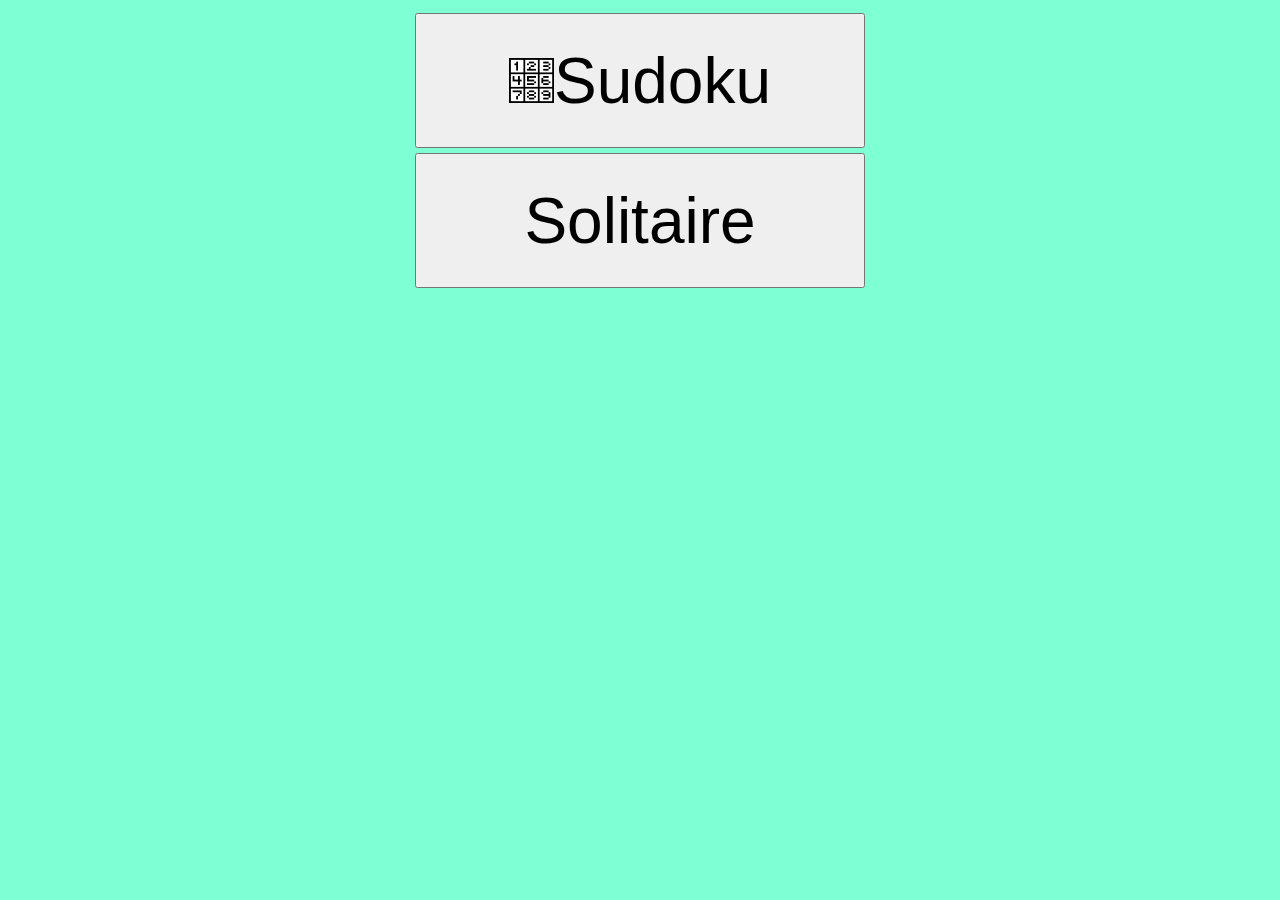
<file: index.html>
<!DOCTYPE html>
<html>
  <head>
    <link rel="stylesheet" href="web.css" />
  </head>
  <body style="background-color: aquamarine">
    <div id="controls">
      <button onclick="document.location='sudoku.html'">
        <img src="sudoku.png" />Sudoku
      </button>
      <button onclick="document.location='solitaire.html'">Solitaire</button>
    </div>
  </body>
</html>
</file>
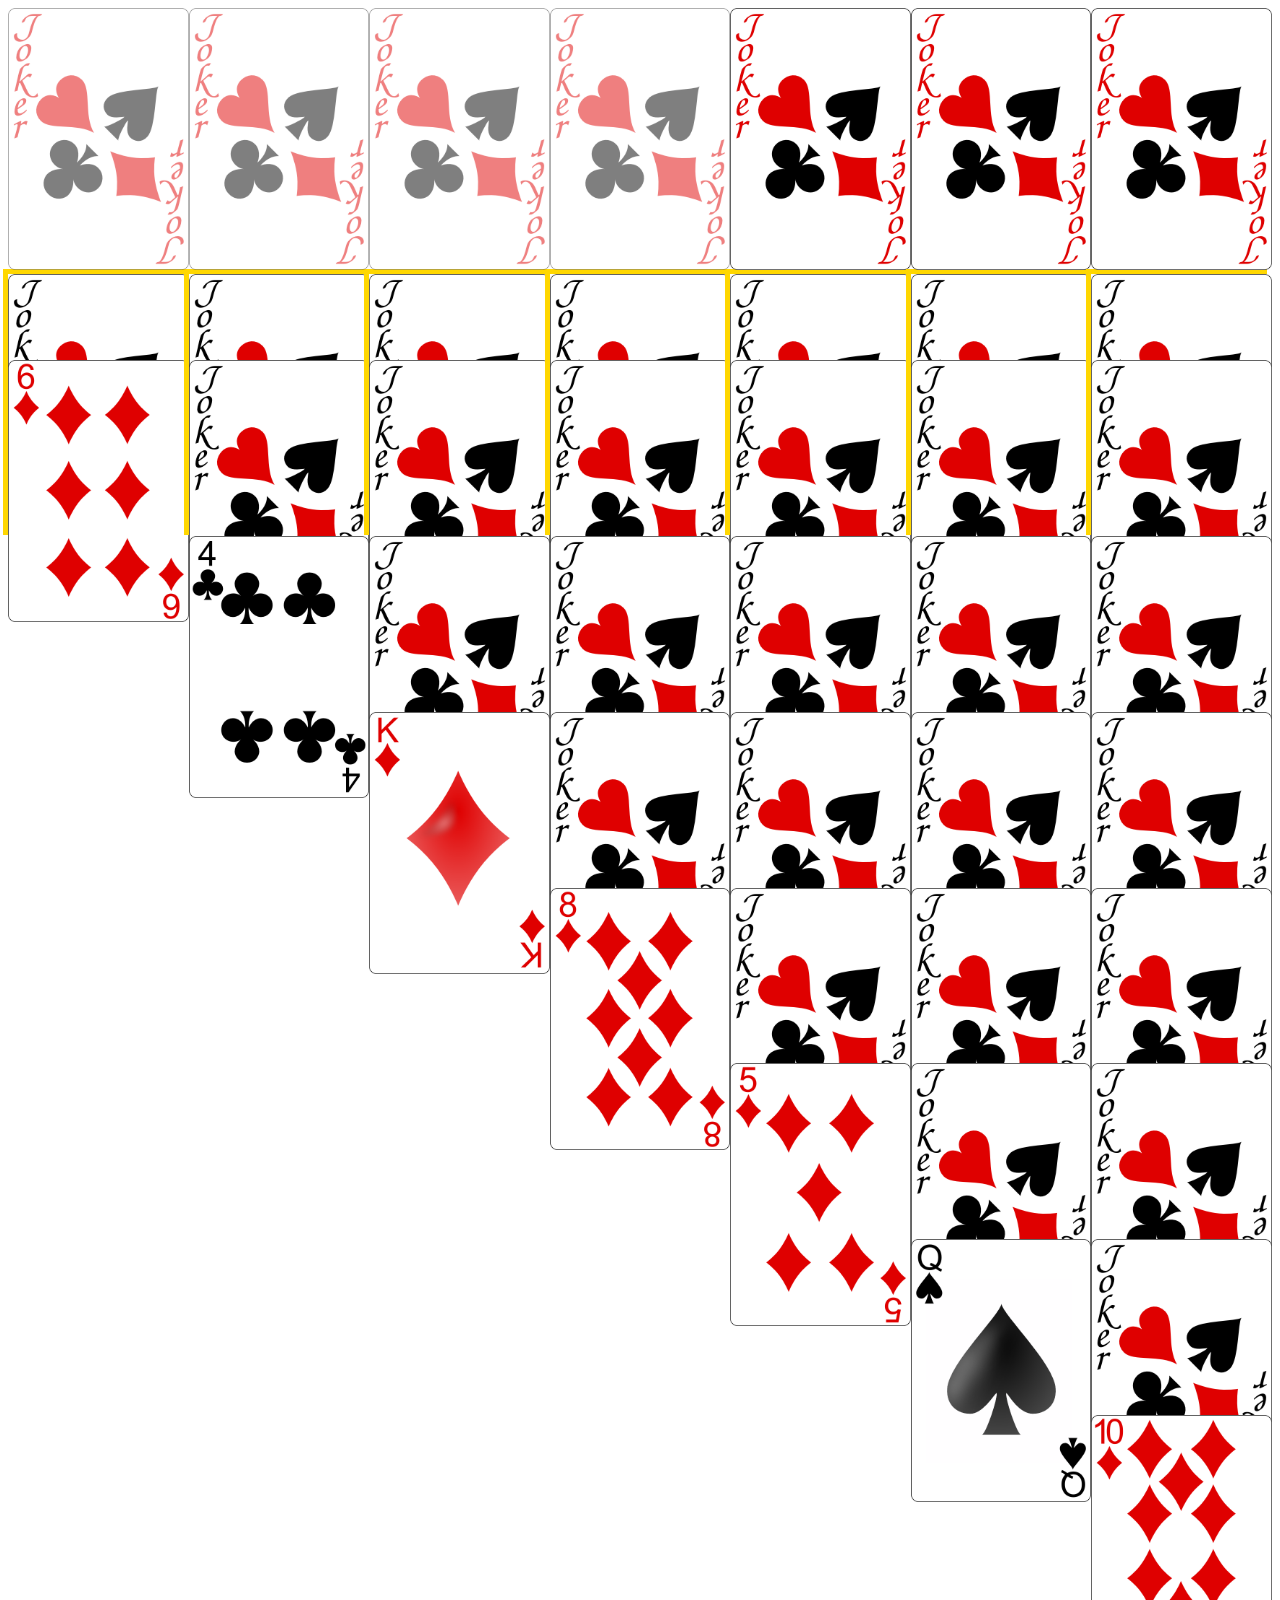
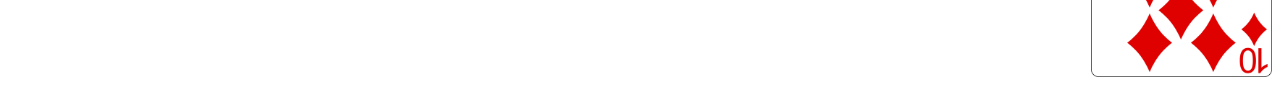
<file: solitaire.html>
<!DOCTYPE html>
<html>
  <head>
    <script src="solitaireJS.js"></script>
    <link rel="stylesheet" href="solitaire.css" />
  </head>
  <body onload="init();">
    <div class="row">
      <div class="column" id="col1">
        <div id="ace1" class="mainRow ace">
          <img src="./PNG-cards-1.3/red_joker.png" />
        </div>
        <!-- 
        <div id="div1" class="boardCard" onclick="Select('div1');">
          <img src="sudoku.png" />
        </div> -->
      </div>
      <div class="column" id="col2">
        <div id="ace1" class="mainRow ace">
          <img src="./PNG-cards-1.3/red_joker.png" />
        </div>
      </div>
      <div class="column" id="col3">
        <div id="ace1" class="mainRow ace">
          <img src="./PNG-cards-1.3/red_joker.png" />
        </div>
      </div>
      <div class="column" id="col4">
        <div id="ace1" class="mainRow ace">
          <img src="./PNG-cards-1.3/red_joker.png" />
        </div>
      </div>
      <div class="column" id="col5">
        <div id="ace1" class="mainRow">
          <img src="./PNG-cards-1.3/red_joker.png" />
        </div>
      </div>
      <div class="column" id="col6">
        <div id="ace1" class="mainRow">
          <img src="./PNG-cards-1.3/red_joker.png" />
        </div>
      </div>
      <div class="column" id="col7">
        <div id="ace1" class="mainRow">
          <img src="./PNG-cards-1.3/red_joker.png" />
        </div>
      </div>
    </div>
  </body>
</html>
</file>
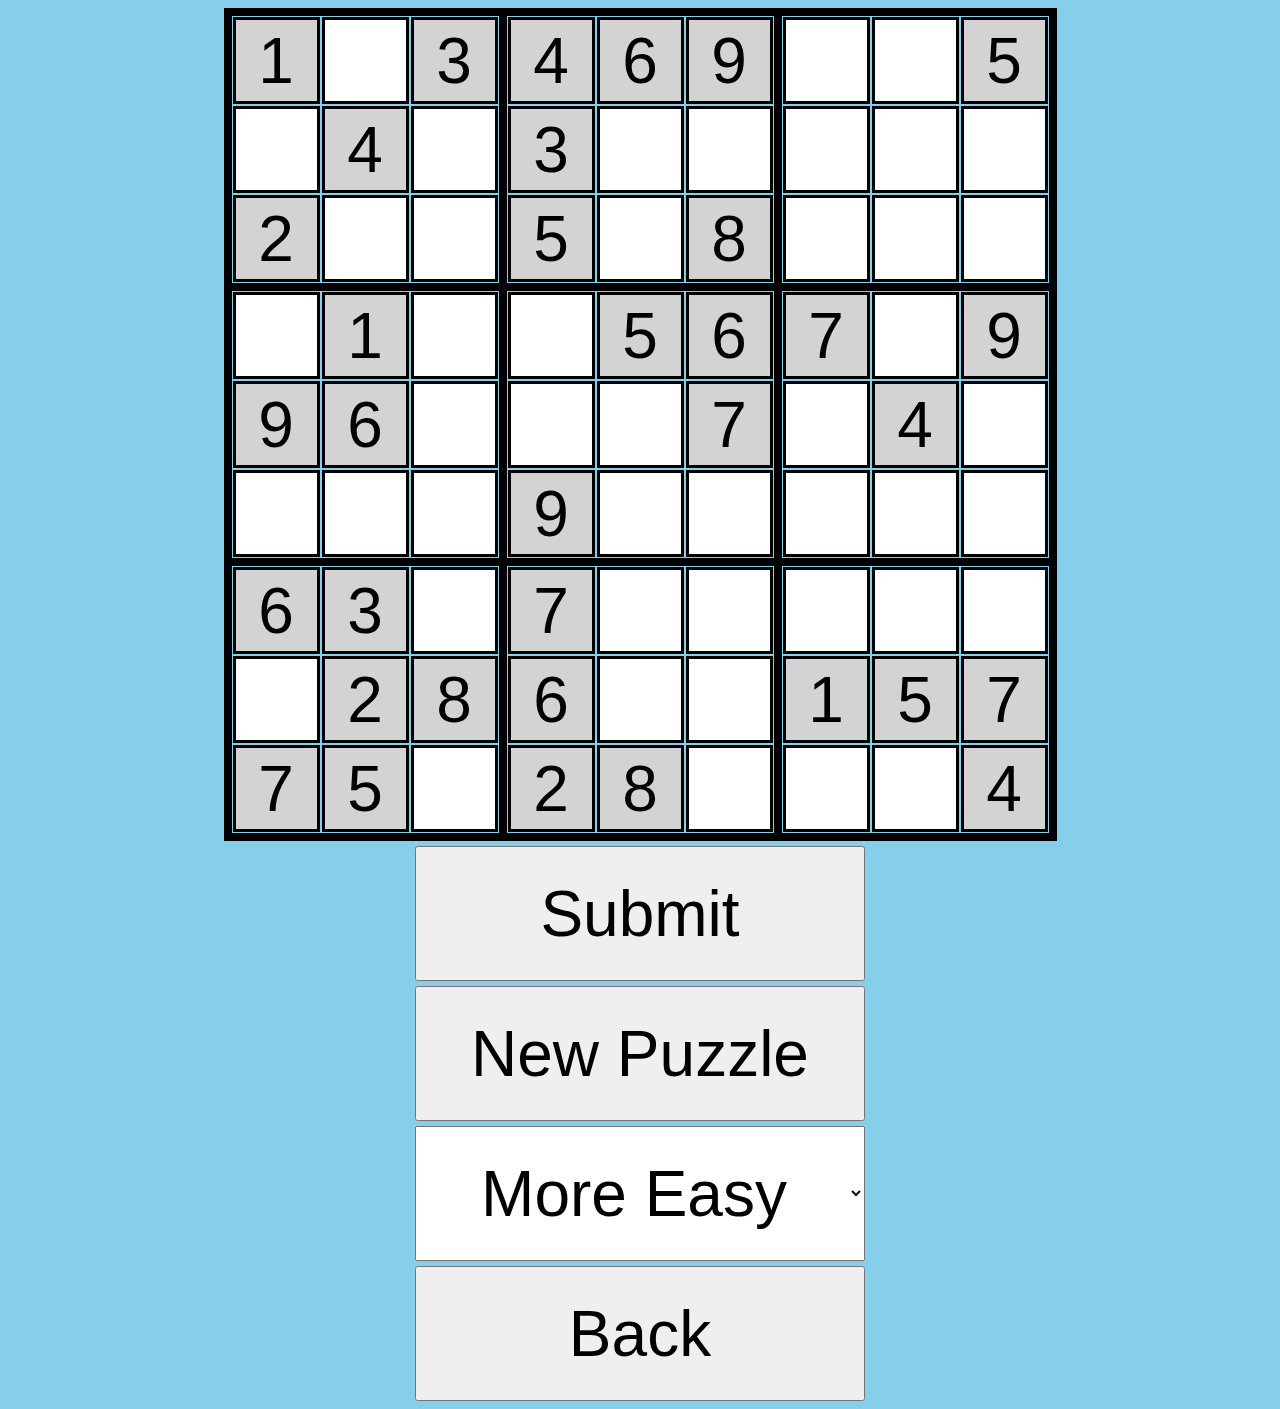
<file: sudoku.html>
<!DOCTYPE html>
<html title="Sudoku">
  <head>
    <meta
      name="viewport"
      content="width=device-width;initial-scale=1.0; maximum-scale=1.0; user-scalable=0;"
    />
    <link rel="stylesheet" href="web.css" />
    <script src="javascript.js"></script>
  </head>
  <body onload="gen();">
    <table id="board" cellspacing="0"></table>
    <div id="controls">
      <button id="submit" onclick="checkResult();">Submit</button
      ><button onclick="gen();">New Puzzle</button>
      <br />
      <select id="difficulty">
        <option value="MoreEasy">More Easy</option>
        <option value="Easy">Easy</option>
        <option value="Medium">Medium</option>
        <option value="Hard">Hard</option>
      </select>
      <button onclick="document.location='index.html'">Back</button>
    </div>
  </body>
</html>
</file>
<file: web.css>
input {
    max-width: 3cm;
    max-height: 3cm;
    width: 9vmin;
    height: 9vmin;
    font-size: 400%;
    text-align: center;
    padding: 0px;
    margin: 0px;
    border: 3px solid;
}

img {
    width: 5vmin;
    height: 5vmin;
}

table {
    border-collapse: collapse;
    border-spacing: 0px;
}

#board, #controls {
    margin: auto;
}

#controls {
    width: 50vmin;
    align-content: center;
}

button, select {
    max-width: 50cm;
    max-height: 15cm;
    width: 50vmin;
    height: 15vmin;
    font-size: 400%;
    text-align: center;
    margin: auto;
    margin-top: 5px;
}

body {
    background-color: skyblue;
}
</file>
<file: solitaire.css>
.row {
  display: flex;
}

.column {
  flex: 50%;
  max-width: 5cm;
}

img {
  width: 100%;
}

.boardCard {
  margin-top: -50%;
}

.base {
  box-shadow: -5px -5px gold;
  margin-bottom: -100%;
}

.ace {
  opacity: 0.5;
}
</file>
